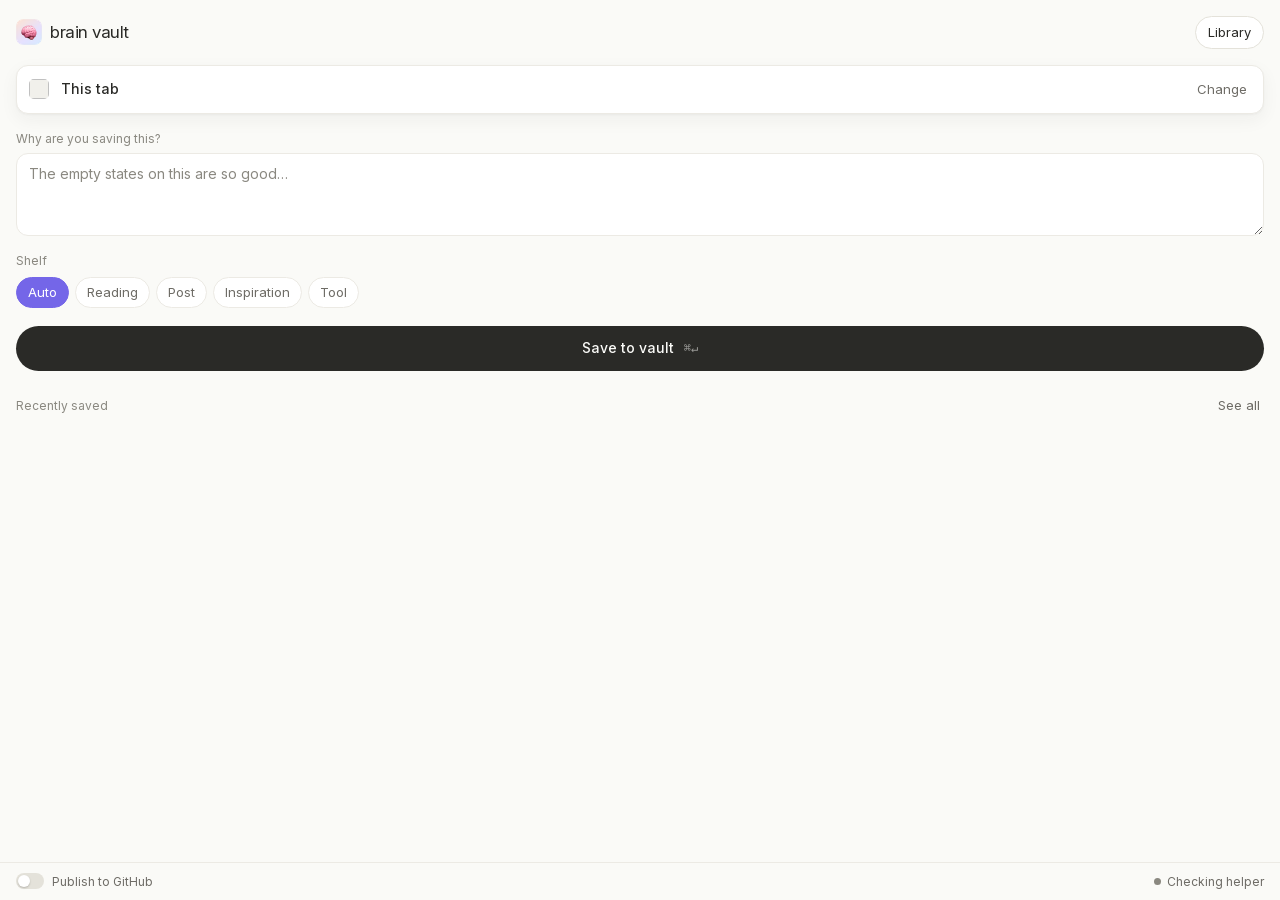
<file: sidepanel.html>
<!DOCTYPE html>
<html lang="en">
<head>
  <meta charset="UTF-8">
  <meta name="viewport" content="width=device-width, initial-scale=1.0">
  <title>Brain Vault</title>
  <link rel="stylesheet" href="sidepanel.css">
</head>
<body>
  <!-- Save view -->
  <main id="save-view" class="view">
    <header class="top">
      <div class="brand"><img src="icons/icon48.png" alt="" class="mark">brain vault</div>
      <button id="open-library" class="ghost-btn" title="Library">Library</button>
    </header>

    <section class="page-card" id="page-card">
      <div id="thumb" class="thumb" hidden>
        <img id="thumb-img" alt="">
        <span id="thumb-badge" class="thumb-badge" hidden>Your screenshot</span>
      </div>
      <div class="page-row">
        <img id="page-favicon" class="favicon" alt="">
        <div class="page-text">
          <div id="page-title" class="page-title">This tab</div>
          <div id="page-host" class="page-host"></div>
        </div>
        <button id="edit-url" class="link-btn" title="Save a different link">Change</button>
      </div>
    </section>
    <div id="shot-bar" class="shot-bar" hidden>
      <button id="shot-full" class="ghost-btn">Whole screen</button>
      <button id="shot-area" class="ghost-btn">Select area</button>
      <button id="shot-clear" class="link-btn">No screenshot</button>
    </div>
    <div id="shot-hint" class="shot-hint" hidden></div>
    <input id="url-input" class="field url-field" type="url" placeholder="Paste a link" autocomplete="off" hidden>

    <label class="label" for="note-input">Why are you saving this?</label>
    <textarea id="note-input" class="field note-field" rows="3" placeholder="The empty states on this are so good…"></textarea>

    <div class="label">Shelf</div>
    <div class="chips" id="shelf-chips" role="radiogroup" aria-label="Shelf">
      <button class="chip on" data-kind="auto" role="radio" aria-checked="true" title="Jev picks the shelf">Auto</button>
      <button class="chip" data-kind="article" role="radio" aria-checked="false">Reading</button>
      <button class="chip" data-kind="post" role="radio" aria-checked="false">Post</button>
      <button class="chip" data-kind="inspiration" role="radio" aria-checked="false">Inspiration</button>
      <button class="chip" data-kind="tool" role="radio" aria-checked="false">Tool</button>
    </div>

    <button id="save-btn" class="save-btn">
      <span class="save-label">Save to vault</span>
      <span class="kbd mono">⌘↵</span>
    </button>

    <!-- Status card: saving / saved / failed -->
    <section id="status" class="status" hidden>
      <div class="status-row">
        <span id="status-icon" class="status-icon"></span>
        <div class="status-text">
          <div id="status-title" class="status-title"></div>
          <div id="status-sub" class="status-sub"></div>
        </div>
      </div>
      <img id="status-image" class="status-image" alt="" hidden>
      <div id="status-chips" class="chips small"></div>
      <div id="status-note" class="bubble" hidden></div>
      <div id="status-actions" class="status-actions"></div>
    </section>

    <section class="recent">
      <div class="section-head">
        <span class="label">Recently saved</span>
        <button id="see-all" class="link-btn">See all</button>
      </div>
      <div id="recent-list" class="rows"></div>
    </section>
  </main>

  <!-- Library view -->
  <main id="library-view" class="view" hidden>
    <header class="top">
      <button id="back-btn" class="ghost-btn back" title="Back">‹ Save</button>
      <div class="lib-title">Library</div>
      <span class="spacer"></span>
    </header>
    <input id="lib-search" class="field" type="search" placeholder="Search your vault" autocomplete="off">
    <div class="chips" id="lib-filters"></div>
    <div id="lib-list" class="rows"></div>
    <div id="lib-empty" class="empty" hidden></div>
  </main>

  <footer class="foot">
    <label class="switch">
      <input type="checkbox" id="push-github">
      <span class="track"><span class="knob"></span></span>
      Publish to GitHub
    </label>
    <span id="helper" class="helper" title="Local helper status"><span class="dot"></span><span id="helper-text">Checking helper</span></span>
  </footer>

  <script src="sidepanel.js"></script>
</body>
</html>
</file>
<file: sidepanel.css>
@font-face {
  font-family: "Inter";
  src: url("fonts/Inter.woff2") format("woff2");
  font-weight: 100 900;
  font-display: swap;
}
@font-face {
  font-family: "Geist Mono";
  src: url("fonts/GeistMono.woff2") format("woff2");
  font-weight: 100 900;
  font-display: swap;
}

:root {
  --bg: #FAFAF7;
  --card: #FFFFFF;
  --ink: #2A2A27;
  --muted: #8A8880;
  --soft: #6E6C66;
  --line: #E4E2DA;
  --line-soft: #ECEAE4;
  --panel: #F1F0EB;
  --blue: #0A84FF;
  --violet: #7466E8;
  --green: #3AA676;
  --red: #D6453D;
  --shadow: 0 1px 2px rgba(42, 42, 39, .04), 0 6px 18px rgba(42, 42, 39, .05);
  color-scheme: light;
}

@media (prefers-color-scheme: dark) {
  :root {
    --bg: #1E1E1C;
    --card: #282826;
    --ink: #EDECE6;
    --muted: #8F8D86;
    --soft: #B3B1A9;
    --line: #3A3935;
    --line-soft: #33322F;
    --panel: #2E2D2A;
    --shadow: 0 1px 2px rgba(0, 0, 0, .25);
    color-scheme: dark;
  }
}

* { box-sizing: border-box; margin: 0; padding: 0; }
[hidden] { display: none !important; }

html, body { height: 100%; }

body {
  font-family: "Inter", -apple-system, BlinkMacSystemFont, sans-serif;
  font-feature-settings: "cv11", "ss01";
  font-size: 14px;
  line-height: 1.45;
  color: var(--ink);
  background: var(--bg);
  -webkit-font-smoothing: antialiased;
  display: flex;
  flex-direction: column;
}

.mono { font-family: "Geist Mono", ui-monospace, SFMono-Regular, Menlo, monospace; }

button { font: inherit; color: inherit; background: none; border: none; cursor: pointer; }
button:focus-visible, input:focus-visible, textarea:focus-visible, a:focus-visible, .switch input:focus-visible + .track {
  outline: 2px solid var(--blue);
  outline-offset: 2px;
}

.view {
  flex: 1;
  padding: 16px 16px 24px;
  display: flex;
  flex-direction: column;
  gap: 12px;
  overflow-y: auto;
}

/* ---- Header ---- */

.top {
  display: flex;
  align-items: center;
  justify-content: space-between;
  gap: 8px;
  margin-bottom: 4px;
}

.brand {
  display: flex;
  align-items: center;
  gap: 8px;
  font-size: 17px;
  letter-spacing: -0.5px;
  color: var(--ink);
}

.mark { width: 26px; height: 26px; border-radius: 7px; }

.ghost-btn {
  font-size: 13px;
  padding: 6px 12px;
  border-radius: 999px;
  border: 1px solid var(--line);
  background: var(--card);
  color: var(--ink);
}
.ghost-btn:hover { border-color: var(--muted); }
.back { padding-left: 10px; }
.lib-title { font-size: 15px; font-weight: 500; }
.spacer { width: 64px; }

.link-btn { font-size: 13px; color: var(--soft); padding: 2px 4px; border-radius: 4px; }
.link-btn:hover { color: var(--ink); }

/* ---- Page card ---- */

.page-card {
  background: var(--card);
  border: 1px solid var(--line-soft);
  border-radius: 12px;
  box-shadow: var(--shadow);
  overflow: hidden;
}

.page-row {
  display: flex;
  align-items: center;
  gap: 12px;
  padding: 12px;
}

.thumb {
  position: relative;
  aspect-ratio: 1.91 / 1;
  background: var(--panel);
  border-bottom: 1px solid var(--line-soft);
  overflow: hidden;
}
.thumb img { width: 100%; height: 100%; object-fit: cover; object-position: top center; display: block; }
.thumb.shot img { object-fit: contain; object-position: center; background: repeating-linear-gradient(135deg, var(--panel) 0 6px, var(--bg) 6px 12px); }
.thumb.loading::after {
  content: "";
  position: absolute;
  inset: 0;
  background: linear-gradient(100deg, transparent 30%, rgba(255, 255, 255, .45) 50%, transparent 70%);
  animation: shimmer 1s linear infinite;
}
@keyframes shimmer { from { transform: translateX(-100%); } to { transform: translateX(100%); } }

.thumb-badge {
  position: absolute;
  top: 8px;
  left: 8px;
  background: var(--violet);
  color: #fff;
  font-size: 11px;
  font-weight: 500;
  padding: 3px 8px;
  border-radius: 6px;
  box-shadow: 0 4px 12px rgba(116, 102, 232, .35);
}

.shot-bar { display: flex; align-items: center; gap: 6px; margin-top: -4px; }
.shot-bar .ghost-btn { font-size: 12px; padding: 5px 11px; }
.shot-bar .ghost-btn.on { background: var(--ink); border-color: var(--ink); color: var(--bg); }
.shot-bar .link-btn { margin-left: auto; font-size: 12px; }
.shot-hint { font-size: 12px; color: var(--soft); margin-top: -6px; }
.shot-hint.error { color: var(--red); }

.favicon {
  width: 20px;
  height: 20px;
  border-radius: 5px;
  flex: none;
  background: var(--panel);
}

.page-text { flex: 1; min-width: 0; }

.page-title {
  font-size: 14px;
  font-weight: 500;
  line-height: 1.3;
  display: -webkit-box;
  -webkit-line-clamp: 2;
  -webkit-box-orient: vertical;
  overflow: hidden;
}

.page-host {
  font-size: 12px;
  color: var(--muted);
  white-space: nowrap;
  overflow: hidden;
  text-overflow: ellipsis;
}

/* ---- Fields ---- */

.label { font-size: 12px; color: var(--muted); margin-top: 4px; }

.field {
  width: 100%;
  font: inherit;
  font-size: 14px;
  color: var(--ink);
  background: var(--card);
  border: 1px solid var(--line-soft);
  border-radius: 12px;
  padding: 10px 12px;
  outline: none;
  transition: border-color .15s, box-shadow .15s;
}
.field::placeholder { color: var(--muted); }
.field:focus { border-color: rgba(10, 132, 255, .55); box-shadow: 0 0 0 3px rgba(10, 132, 255, .14); }
.field.invalid { border-color: var(--red); box-shadow: 0 0 0 3px rgba(214, 69, 61, .12); }
.note-field { resize: vertical; min-height: 72px; line-height: 1.45; margin-top: -6px; }
.url-field { margin-top: -4px; }

/* ---- Chips ---- */

.chips { display: flex; flex-wrap: wrap; gap: 6px; margin-top: -4px; }

.chip {
  font-size: 13px;
  padding: 5px 11px;
  border-radius: 999px;
  border: 1px solid var(--line-soft);
  background: var(--card);
  color: var(--soft);
  display: inline-flex;
  gap: 6px;
  align-items: baseline;
}
.chip:hover { color: var(--ink); border-color: var(--line); }
.chip.on { background: var(--ink); border-color: var(--ink); color: var(--bg); }
.chip[data-kind="auto"].on { background: var(--violet); border-color: var(--violet); color: #fff; }
.chip .count { font-size: 11px; opacity: .6; }

.chips.small { margin-top: 0; }
.chips.small .chip { font-size: 12px; padding: 3px 9px; cursor: default; }
.chips.small .chip.kind { background: var(--violet); border-color: var(--violet); color: #fff; }

/* ---- Save button ---- */

.save-btn {
  margin-top: 6px;
  width: 100%;
  display: flex;
  align-items: center;
  justify-content: center;
  gap: 10px;
  padding: 12px 16px;
  border-radius: 999px;
  background: var(--ink);
  color: var(--bg);
  font-size: 14px;
  font-weight: 500;
  transition: transform .08s, opacity .15s;
}
.save-btn:hover { opacity: .92; }
.save-btn:active { transform: scale(.99); }
.save-btn:disabled { opacity: .55; cursor: default; }
.kbd { font-size: 12px; opacity: .55; }

/* ---- Status card ---- */

.status {
  background: var(--card);
  border: 1px solid var(--line-soft);
  border-radius: 14px;
  padding: 14px;
  display: flex;
  flex-direction: column;
  gap: 10px;
  box-shadow: var(--shadow);
  animation: rise .22s ease-out;
}

@keyframes rise {
  from { opacity: 0; transform: translateY(4px); }
  to { opacity: 1; transform: none; }
}

.status-row { display: flex; gap: 12px; align-items: flex-start; }

.status-icon {
  width: 22px;
  height: 22px;
  border-radius: 50%;
  flex: none;
  display: flex;
  align-items: center;
  justify-content: center;
  font-size: 12px;
  color: #fff;
  margin-top: 1px;
}
.status.saving .status-icon { border: 2px solid var(--line); border-top-color: var(--violet); animation: spin .8s linear infinite; }
.status.done .status-icon { background: var(--green); }
.status.failed .status-icon { background: var(--red); }

@keyframes spin { to { transform: rotate(360deg); } }

.status-title { font-size: 14px; font-weight: 500; line-height: 1.3; }
.status-sub { font-size: 13px; color: var(--soft); margin-top: 2px; word-break: break-word; }

.status-image, .row-shot {
  display: block;
  width: 100%;
  max-height: 180px;
  object-fit: cover;
  object-position: top center;
  border-radius: 8px;
  border: 1px solid var(--line-soft);
}
.row-shot { max-height: 120px; margin-top: 8px; }

.status-actions { display: flex; gap: 8px; }
.status-actions:empty { display: none; }
.status-actions .ghost-btn { font-size: 12px; padding: 5px 11px; }

.bubble {
  align-self: flex-end;
  background: var(--blue);
  color: #fff;
  font-size: 13px;
  line-height: 1.35;
  padding: 6px 12px;
  border-radius: 16px 16px 4px 16px;
  max-width: 85%;
}

/* ---- Rows (recent + library) ---- */

.recent { margin-top: 10px; display: flex; flex-direction: column; gap: 6px; }
.section-head { display: flex; justify-content: space-between; align-items: baseline; }

.rows { display: flex; flex-direction: column; }

.row {
  display: grid;
  grid-template-columns: 16px minmax(0, 1fr) auto;
  gap: 10px;
  align-items: center;
  padding: 8px 6px;
  border-radius: 8px;
  color: var(--ink);
  text-decoration: none;
}
.row:hover { background: var(--panel); }
.row .favicon { width: 16px; height: 16px; border-radius: 4px; }
.row-title { font-size: 13px; white-space: nowrap; overflow: hidden; text-overflow: ellipsis; }
.row-meta { font-size: 11px; color: var(--muted); white-space: nowrap; }
.row-side { display: flex; align-items: center; gap: 6px; }
.row-del { width: 20px; height: 20px; border-radius: 5px; color: var(--muted); font-size: 14px; line-height: 1; opacity: 0; }
.row:hover .row-del { opacity: 1; }
.row-del:hover { background: var(--line-soft); color: var(--red); }

.row.rich { grid-template-columns: 16px minmax(0, 1fr); align-items: start; padding: 10px 6px; }
.row.rich .favicon { margin-top: 2px; }
.row-sub { font-size: 12px; color: var(--muted); margin-top: 1px; display: flex; justify-content: space-between; gap: 8px; }
.row .bubble { display: inline-block; margin-top: 6px; font-size: 12px; padding: 4px 10px; max-width: 100%; }

.empty { text-align: center; color: var(--muted); font-size: 13px; padding: 32px 12px; line-height: 1.5; }
.empty code { font-family: "Geist Mono", ui-monospace, monospace; font-size: 12px; background: var(--panel); padding: 2px 6px; border-radius: 5px; color: var(--ink); }

/* ---- Footer ---- */

.foot {
  display: flex;
  justify-content: space-between;
  align-items: center;
  gap: 12px;
  padding: 10px 16px;
  border-top: 1px solid var(--line-soft);
  background: var(--bg);
  font-size: 12px;
  color: var(--soft);
}

.switch { display: inline-flex; align-items: center; gap: 8px; cursor: pointer; user-select: none; }
.switch input { position: absolute; opacity: 0; pointer-events: none; }
.track { width: 28px; height: 16px; border-radius: 999px; background: var(--line); position: relative; transition: background .15s; }
.knob { position: absolute; top: 2px; left: 2px; width: 12px; height: 12px; border-radius: 50%; background: #fff; box-shadow: 0 1px 2px rgba(0, 0, 0, .2); transition: transform .15s; }
.switch input:checked + .track { background: var(--green); }
.switch input:checked + .track .knob { transform: translateX(12px); }

.helper { display: inline-flex; align-items: center; gap: 6px; }
.dot { width: 7px; height: 7px; border-radius: 50%; background: var(--muted); }
.helper.on .dot { background: var(--green); }
.helper.off .dot { background: var(--red); }

@media (prefers-reduced-motion: reduce) {
  .status, .status.saving .status-icon { animation: none; }
}
</file>
